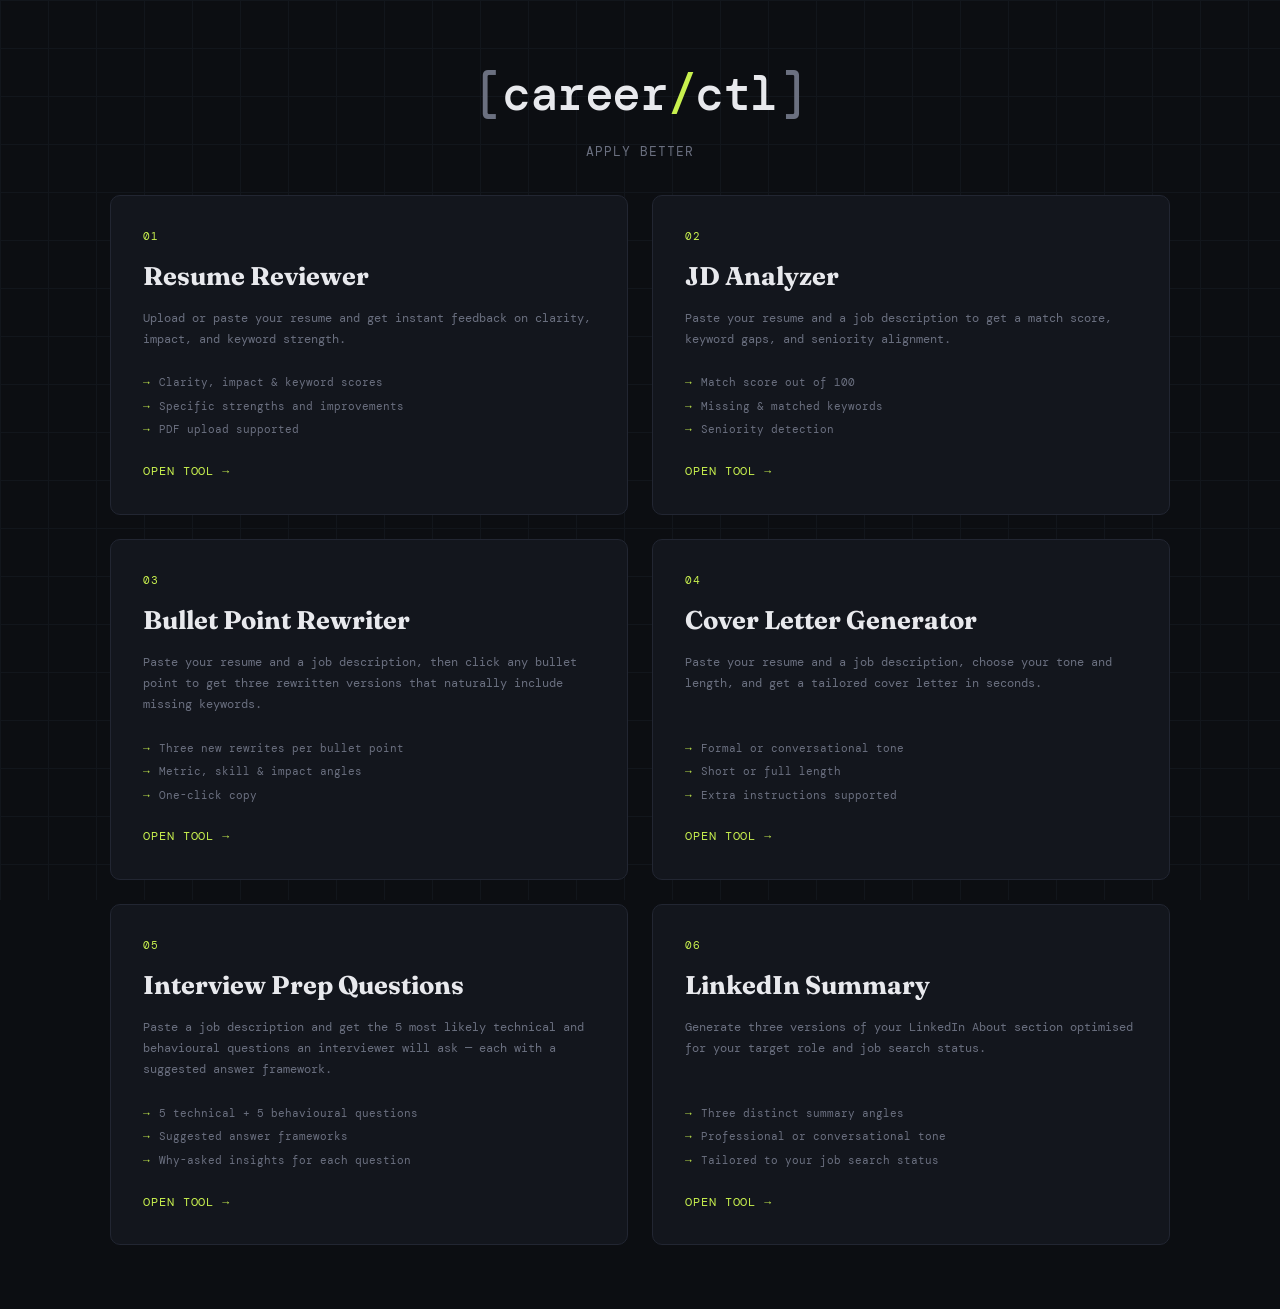
<file: static/index.html>
<!DOCTYPE html>
<html lang="en">
<head>
  <meta charset="UTF-8" />
  <meta name="viewport" content="width=device-width, initial-scale=1.0" />
  <title>careerCTL — apply better</title>
  <link rel="preconnect" href="https://fonts.googleapis.com" />
  <link href="https://fonts.googleapis.com/css2?family=DM+Mono:wght@400;500&family=Fraunces:ital,opsz,wght@0,9..144,300;0,9..144,700;1,9..144,300&display=swap" rel="stylesheet" />
  <link rel="icon" type="image/svg+xml" href="/favicon.svg" />
  <link rel="stylesheet" href="style.css" />
  <script async src="https://www.googletagmanager.com/gtag/js?id=G-03QJLKXWZE"></script>
  <script>
    window.dataLayer = window.dataLayer || [];
    function gtag(){dataLayer.push(arguments);}
    gtag('js', new Date());
    gtag('config', 'G-03QJLKXWZE');
  </script>
</head>
<body>
  <div class="bg-grid"></div>

  <header>
    <div class="logo">
    <a href="/" class="logo">
    <span class="logo-bracket">[</span>career<span class="logo-slash">/</span>ctl<span class="logo-bracket">]</span>
    </a>
    </div>
    <p class="tagline">apply better</p>
  </header>

  <main>
    <div class="tool-grid">

      <a href="reviewer.html" class="tool-card">
        <div class="tool-card-num">01</div>
        <div class="tool-card-title">Resume Reviewer</div>
        <p class="tool-card-desc">Upload or paste your resume and get instant feedback on clarity, impact, and keyword strength.</p>
        <div class="tool-card-features">
          <div class="tool-card-feature">Clarity, impact &amp; keyword scores</div>
          <div class="tool-card-feature">Specific strengths and improvements</div>
          <div class="tool-card-feature">PDF upload supported</div>
        </div>
        <span class="tool-card-cta">Open tool →</span>
      </a>

      <a href="analyzer.html" class="tool-card">
        <div class="tool-card-num">02</div>
        <div class="tool-card-title">JD Analyzer</div>
        <p class="tool-card-desc">Paste your resume and a job description to get a match score, keyword gaps, and seniority alignment.</p>
        <div class="tool-card-features">
          <div class="tool-card-feature">Match score out of 100</div>
          <div class="tool-card-feature">Missing &amp; matched keywords</div>
          <div class="tool-card-feature">Seniority detection</div>
        </div>
        <span class="tool-card-cta">Open tool →</span>
      </a>

      <a href="rewriter.html" class="tool-card">
        <div class="tool-card-num">03</div>
        <div class="tool-card-title">Bullet Point Rewriter</div>
        <p class="tool-card-desc">Paste your resume and a job description, then click any bullet point to get three rewritten versions that naturally include missing keywords.</p>
        <div class="tool-card-features">
          <div class="tool-card-feature">Three new rewrites per bullet point</div>
          <div class="tool-card-feature">Metric, skill &amp; impact angles</div>
          <div class="tool-card-feature">One-click copy</div>
        </div>
        <span class="tool-card-cta">Open tool →</span>
      </a>

      <a href="coverletter.html" class="tool-card">
        <div class="tool-card-num">04</div>
        <div class="tool-card-title">Cover Letter Generator</div>
        <p class="tool-card-desc">Paste your resume and a job description, choose your tone and length, and get a tailored cover letter in seconds.</p>
        <div class="tool-card-features">
          <div class="tool-card-feature">Formal or conversational tone</div>
          <div class="tool-card-feature">Short or full length</div>
          <div class="tool-card-feature">Extra instructions supported</div>
        </div>
        <span class="tool-card-cta">Open tool →</span>
      </a>

      <a href="interviewprep.html" class="tool-card">
        <div class="tool-card-num">05</div>
        <div class="tool-card-title">Interview Prep Questions</div>
        <p class="tool-card-desc">Paste a job description and get the 5 most likely technical and behavioural questions an interviewer will ask — each with a suggested answer framework.</p>
        <div class="tool-card-features">
          <div class="tool-card-feature">5 technical + 5 behavioural questions</div>
          <div class="tool-card-feature">Suggested answer frameworks</div>
          <div class="tool-card-feature">Why-asked insights for each question</div>
        </div>
        <span class="tool-card-cta">Open tool →</span>
      </a>

      <a href="linkedin.html" class="tool-card">
        <div class="tool-card-num">06</div>
        <div class="tool-card-title">LinkedIn Summary</div>
        <p class="tool-card-desc">Generate three versions of your LinkedIn About section optimised for your target role and job search status.</p>
        <div class="tool-card-features">
          <div class="tool-card-feature">Three distinct summary angles</div>
          <div class="tool-card-feature">Professional or conversational tone</div>
          <div class="tool-card-feature">Tailored to your job search status</div>
        </div>
        <span class="tool-card-cta">Open tool →</span>
      </a>

    </div>
  </main>
</body>
</html>
</file>
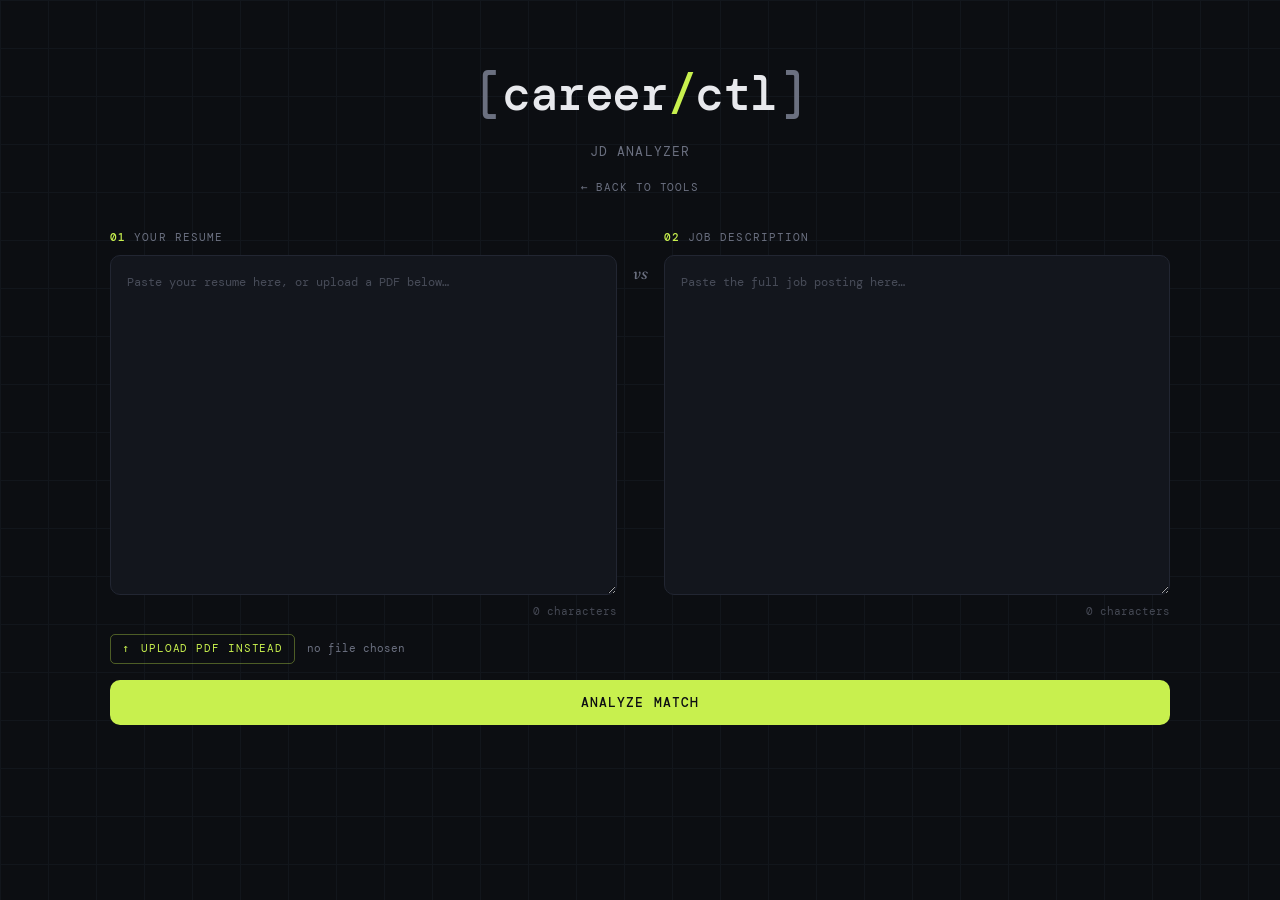
<file: static/analyzer.html>
<!DOCTYPE html>
<html lang="en">
<head>
  <meta charset="UTF-8" />
  <meta name="viewport" content="width=device-width, initial-scale=1.0" />
  <title>JD Analyzer — careerCTL</title>
  <link rel="preconnect" href="https://fonts.googleapis.com" />
  <link href="https://fonts.googleapis.com/css2?family=DM+Mono:wght@400;500&family=Fraunces:ital,opsz,wght@0,9..144,300;0,9..144,700;1,9..144,300&display=swap" rel="stylesheet" />
  <link rel="icon" type="image/svg+xml" href="/favicon.svg" />
  <link rel="stylesheet" href="style.css" />
  <script async src="https://www.googletagmanager.com/gtag/js?id=G-03QJLKXWZE"></script>
  <script>
    window.dataLayer = window.dataLayer || [];
    function gtag(){dataLayer.push(arguments);}
    gtag('js', new Date());
    gtag('config', 'G-03QJLKXWZE');
  </script>
</head>
<body>
  <div class="bg-grid"></div>
  <header>
    <a href="/" class="logo">
  <span class="logo-bracket">[</span>career<span class="logo-slash">/</span>ctl<span class="logo-bracket">]</span>
</a>
    <p class="tagline">jd analyzer</p>
    <a href="/" class="back-link">← back to tools</a>
  </header>
  <main>
    <section class="input-panel">
      <div class="textarea-group">
        <label for="resume"><span class="label-num">01</span> Your Resume</label>
        <textarea id="resume" placeholder="Paste your resume here, or upload a PDF below…" spellcheck="false"></textarea>
        <span class="char-count" id="resume-count">0 characters</span>
        <div class="file-upload-row">
          <label for="resume-file" class="file-label"><span class="file-icon">↑</span> Upload PDF instead</label>
          <input type="file" id="resume-file" accept=".pdf,.txt" />
          <span class="file-name" id="file-name">no file chosen</span>
        </div>
      </div>
      <div class="divider"><span>vs</span></div>
      <div class="textarea-group">
        <label for="job-description"><span class="label-num">02</span> Job Description</label>
        <textarea id="job-description" placeholder="Paste the full job posting here…" spellcheck="false"></textarea>
        <span class="char-count" id="jd-count">0 characters</span>
      </div>
      <button id="analyze-btn" class="primary-btn full-width">
        <span class="btn-text">Analyze Match</span>
        <span class="btn-loader" style="display:none"><span class="dot"></span><span class="dot"></span><span class="dot"></span></span>
      </button>
      <p id="error-msg" class="error-msg" hidden></p>
    </section>

    <section class="results-panel" id="results" hidden>
      <div class="score-block">
        <div class="score-ring-wrap">
          <svg class="score-ring" viewBox="0 0 120 120">
            <circle class="ring-bg" cx="60" cy="60" r="52"/>
            <circle class="ring-fill" id="ring-fill" cx="60" cy="60" r="52" stroke-dasharray="326.7" stroke-dashoffset="326.7"/>
          </svg>
          <div class="score-center">
            <span class="score-num" id="score-num">—</span>
            <span class="score-label">match</span>
          </div>
        </div>
        <p class="summary-text" id="summary-text"></p>
      </div>

      <div class="card">
        <h3>Seniority Match</h3>
        <div class="seniority-row">
          <div class="seniority-pill" id="seniority-jd">
            <span class="pill-label">Role</span>
            <span class="pill-level" id="seniority-jd-val">—</span>
          </div>
          <span class="seniority-arrow">→</span>
          <div class="seniority-pill" id="seniority-resume">
            <span class="pill-label">You</span>
            <span class="pill-level" id="seniority-resume-val">—</span>
          </div>
        </div>
        <p class="seniority-verdict" id="seniority-verdict"></p>
      </div>

      <div class="card-grid">
        <div class="card card--green">
          <h3><span class="card-icon">✓</span> Keywords Found</h3>
          <div class="tag-list" id="matched-tags"></div>
        </div>
        <div class="card card--red">
          <h3><span class="card-icon">✗</span> Missing Keywords</h3>
          <div class="tag-list" id="missing-tags"></div>
        </div>
      </div>

      <div class="card">
        <h3>Skill Gaps</h3>
        <div class="gap-list" id="gap-list"></div>
      </div>

      <div class="card-grid">
        <div class="card">
          <h3>Strengths</h3>
          <ul class="bullet-list" id="strengths-list"></ul>
        </div>
        <div class="card card--accent">
          <h3>⚡ Quick Wins</h3>
          <ul class="bullet-list" id="quickwins-list"></ul>
        </div>
      </div>
    </section>
  </main>
  <script src="analyzer.js"></script>
</body>
</html>
</file>
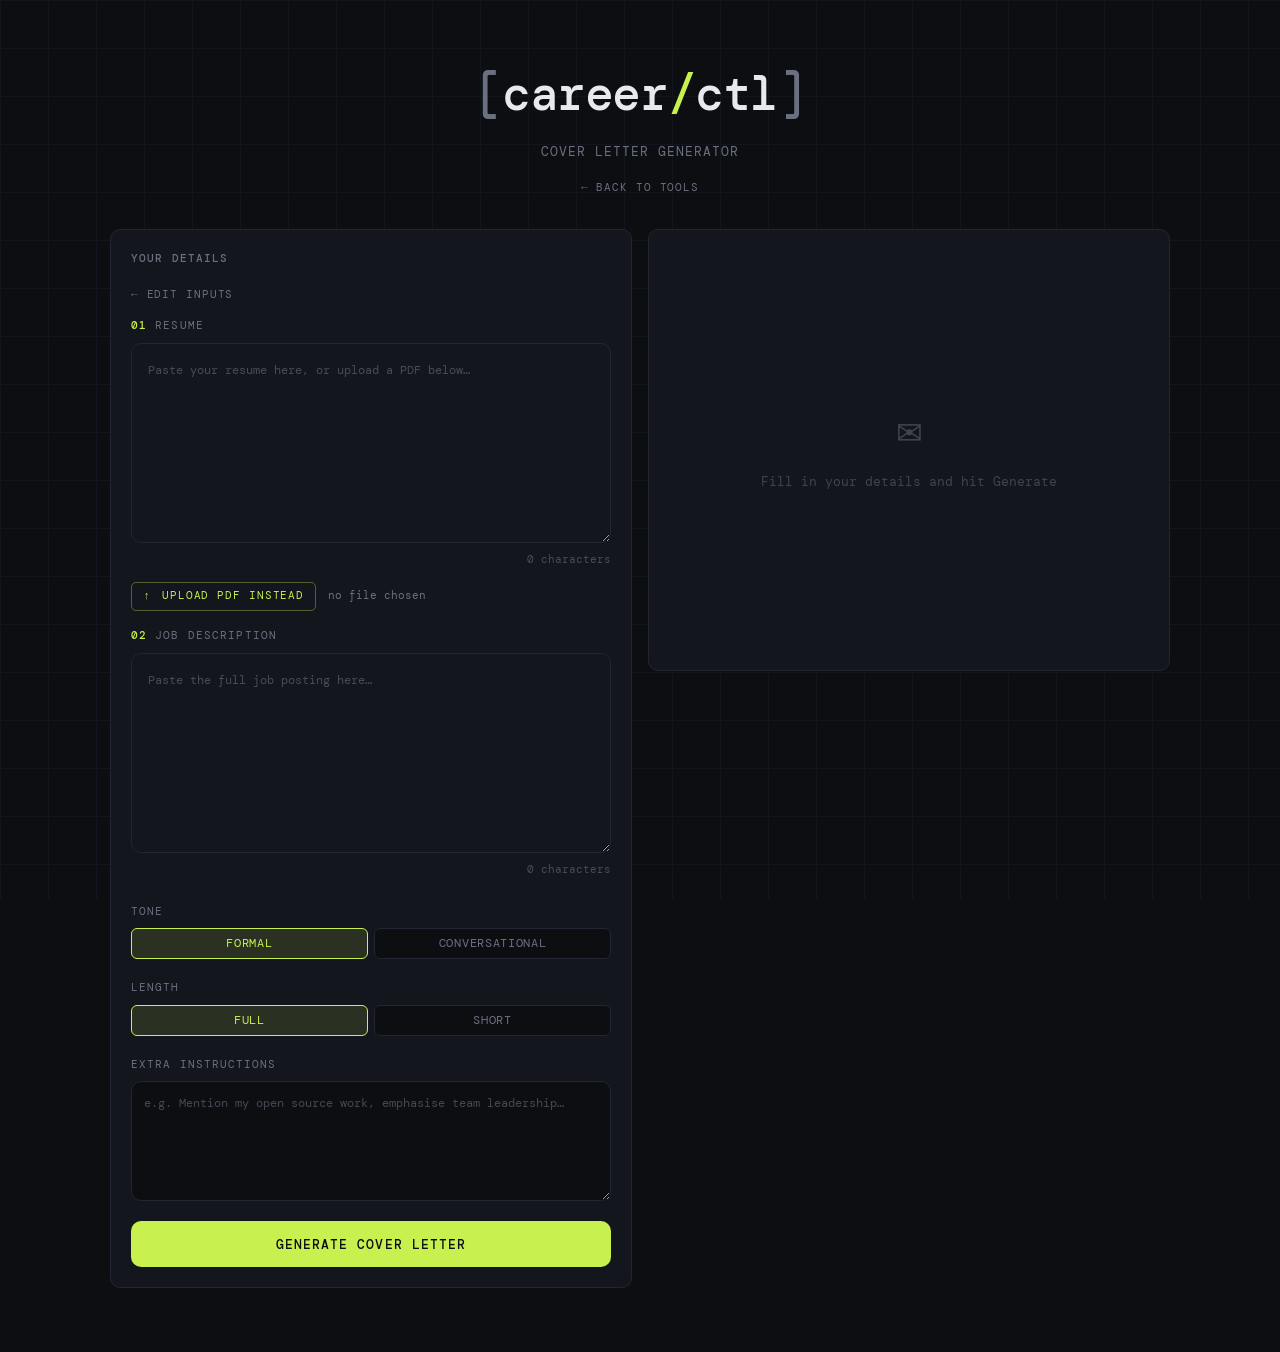
<file: static/coverletter.html>
<!DOCTYPE html>
<html lang="en">
<head>
  <meta charset="UTF-8" />
  <meta name="viewport" content="width=device-width, initial-scale=1.0" />
  <title>Cover Letter — careerCTL</title>
  <link rel="preconnect" href="https://fonts.googleapis.com" />
  <link href="https://fonts.googleapis.com/css2?family=DM+Mono:wght@400;500&family=Fraunces:ital,opsz,wght@0,9..144,300;0,9..144,700;1,9..144,300&display=swap" rel="stylesheet" />
  <link rel="icon" type="image/svg+xml" href="/favicon.svg" />
  <link rel="stylesheet" href="style.css" />
  <script async src="https://www.googletagmanager.com/gtag/js?id=G-03QJLKXWZE"></script>
  <script>
    window.dataLayer = window.dataLayer || [];
    function gtag(){dataLayer.push(arguments);}
    gtag('js', new Date());
    gtag('config', 'G-03QJLKXWZE');
  </script>
</head>
<body>
  <div class="bg-grid"></div>
  <header>
    <a href="/" class="logo">
    <span class="logo-bracket">[</span>career<span class="logo-slash">/</span>ctl<span class="logo-bracket">]</span>
    </a>
    <p class="tagline">cover letter generator</p>
    <a href="/" class="back-link">← back to tools</a>
  </header>
  <main>
    <div class="tool-layout">

      <!-- Left: inputs + options -->
      <div class="tool-left">
        <div class="card" style="height:100%">
          <h3>Your Details</h3>
          <button id="edit-inputs-btn" class="edit-inputs-link" hidden style="margin-bottom:1rem">← edit inputs</button>

          <div class="textarea-group" id="resume-group" style="margin-bottom:1rem">
            <label for="resume"><span class="label-num">01</span> Resume</label>
            <textarea id="resume" style="min-height:200px" placeholder="Paste your resume here, or upload a PDF below…" spellcheck="false"></textarea>
            <span class="char-count" id="resume-count">0 characters</span>
            <div class="file-upload-row">
              <label for="resume-file" class="file-label"><span class="file-icon">↑</span> Upload PDF instead</label>
              <input type="file" id="resume-file" accept=".pdf,.txt" />
              <span class="file-name" id="file-name">no file chosen</span>
            </div>
          </div>

          <div class="textarea-group" id="jd-group" style="margin-bottom:1.5rem">
            <label for="job-description"><span class="label-num">02</span> Job Description</label>
            <textarea id="job-description" style="min-height:200px" placeholder="Paste the full job posting here…" spellcheck="false"></textarea>
            <span class="char-count" id="jd-count">0 characters</span>
          </div>

          <div class="cl-control-group">
            <label class="cl-label">Tone</label>
            <div class="cl-toggle" id="tone-toggle">
              <button class="cl-toggle-btn active" data-value="formal">Formal</button>
              <button class="cl-toggle-btn" data-value="conversational">Conversational</button>
            </div>
          </div>

          <div class="cl-control-group">
            <label class="cl-label">Length</label>
            <div class="cl-toggle" id="length-toggle">
              <button class="cl-toggle-btn active" data-value="full">Full</button>
              <button class="cl-toggle-btn" data-value="short">Short</button>
            </div>
          </div>

          <div class="cl-control-group">
            <label class="cl-label">Extra Instructions</label>
            <textarea id="cl-instructions" class="cl-textarea" placeholder="e.g. Mention my open source work, emphasise team leadership…" spellcheck="false"></textarea>
          </div>

          <button class="primary-btn" id="generate-btn">
            <span class="btn-text">Generate Cover Letter</span>
            <span class="btn-loader" style="display:none"><span class="dot"></span><span class="dot"></span><span class="dot"></span></span>
          </button>
          <p class="error-msg" id="error-msg" hidden></p>
        </div>
      </div>

      <!-- Right: output -->
      <div class="tool-right">
        <div class="card" style="height:100%">
          <div class="empty-state" id="empty-state">
            <span>✉</span>
            <p>Fill in your details and hit Generate</p>
          </div>
          <div id="cl-results" hidden>
            <div class="cl-actions">
              <h3>Cover Letter</h3>
              <button class="copy-btn" id="copy-btn">Copy</button>
            </div>
            <div class="cl-output" id="cl-output"></div>
          </div>
        </div>
      </div>

    </div>
  </main>
  <script src="coverletter.js"></script>
</body>
</html>
</file>
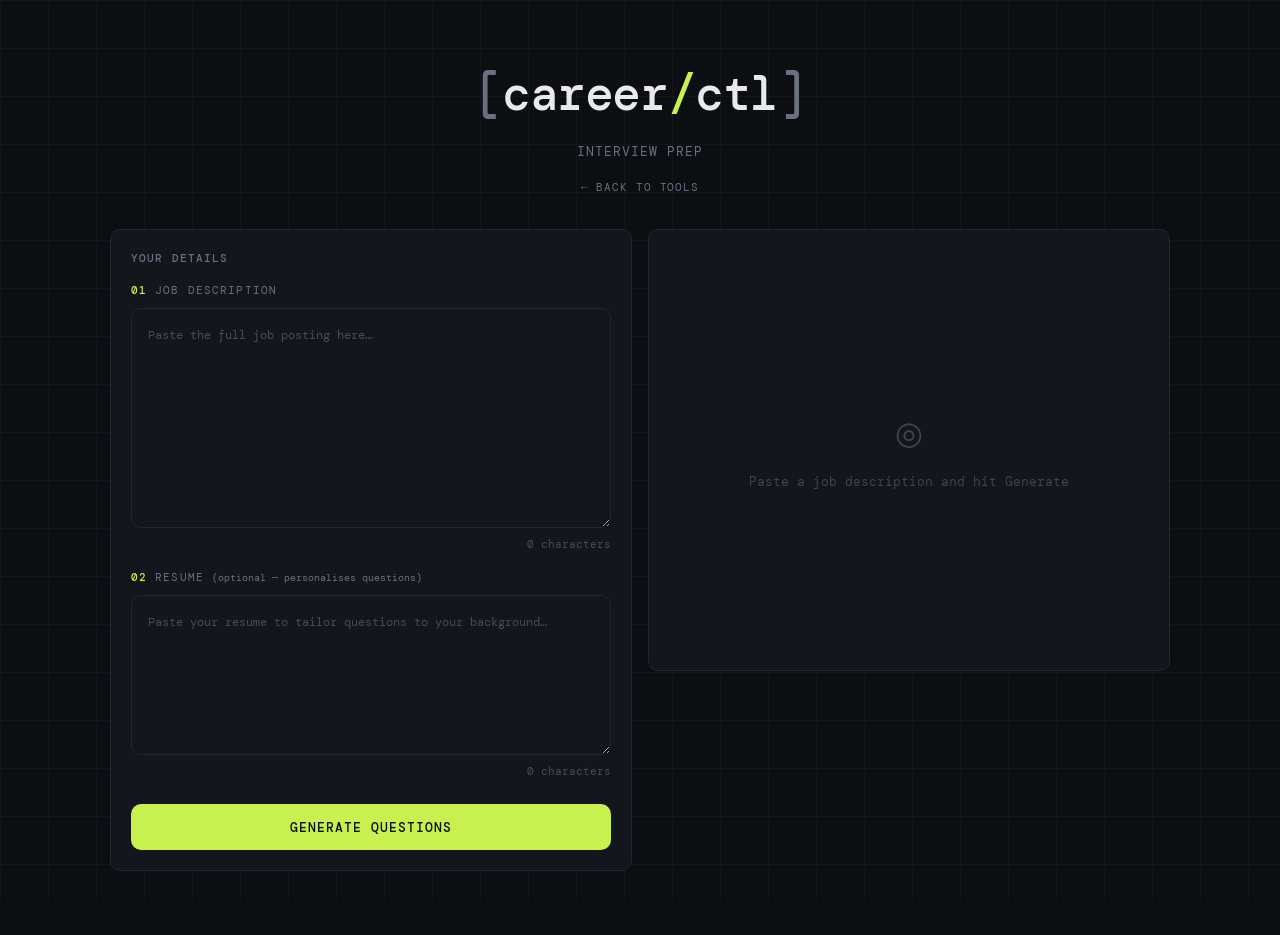
<file: static/interviewprep.html>
<!DOCTYPE html>
<html lang="en">
<head>
  <meta charset="UTF-8" />
  <meta name="viewport" content="width=device-width, initial-scale=1.0" />
  <title>Interview Prep — careerCTL</title>
  <link rel="preconnect" href="https://fonts.googleapis.com" />
  <link href="https://fonts.googleapis.com/css2?family=DM+Mono:wght@400;500&family=Fraunces:ital,opsz,wght@0,9..144,300;0,9..144,700;1,9..144,300&display=swap" rel="stylesheet" />
  <link rel="icon" type="image/svg+xml" href="/favicon.svg" />
  <link rel="stylesheet" href="style.css" />
  <script async src="https://www.googletagmanager.com/gtag/js?id=G-03QJLKXWZE"></script>
  <script>
    window.dataLayer = window.dataLayer || [];
    function gtag(){dataLayer.push(arguments);}
    gtag('js', new Date());
    gtag('config', 'G-03QJLKXWZE');
  </script>
</head>
<body>
  <div class="bg-grid"></div>
  <header>
    <a href="/" class="logo">
      <span class="logo-bracket">[</span>career<span class="logo-slash">/</span>ctl<span class="logo-bracket">]</span>
    </a>
    <p class="tagline">interview prep</p>
    <a href="/" class="back-link">← back to tools</a>
  </header>
  <main>
    <div class="tool-layout">

      <!-- Left: inputs -->
      <div class="tool-left">
        <div class="card" style="height:100%">
          <h3>Your Details</h3>

          <div class="textarea-group" style="margin-bottom:1rem">
            <label for="job-description"><span class="label-num">01</span> Job Description</label>
            <textarea id="job-description" style="min-height:220px" placeholder="Paste the full job posting here…" spellcheck="false"></textarea>
            <span class="char-count" id="jd-count">0 characters</span>
          </div>

          <div class="textarea-group" style="margin-bottom:1.5rem">
            <label for="resume"><span class="label-num">02</span> Resume <span style="color:var(--muted);font-size:0.65rem;text-transform:none;letter-spacing:0">(optional — personalises questions)</span></label>
            <textarea id="resume" style="min-height:160px" placeholder="Paste your resume to tailor questions to your background…" spellcheck="false"></textarea>
            <span class="char-count" id="resume-count">0 characters</span>
          </div>

          <button class="primary-btn" id="prep-btn">
            <span class="btn-text">Generate Questions</span>
            <span class="btn-loader" style="display:none"><span class="dot"></span><span class="dot"></span><span class="dot"></span></span>
          </button>
          <p class="error-msg" id="error-msg" hidden></p>
        </div>
      </div>

      <!-- Right: output -->
      <div class="tool-right">
        <div class="card" style="height:100%;overflow-y:auto">
          <div class="empty-state" id="empty-state">
            <span>◎</span>
            <p>Paste a job description and hit Generate</p>
          </div>
          <div id="ip-results" hidden>
            <div class="ip-section">
              <div class="ip-section-header">
                <span class="ip-section-badge ip-badge--tech">Technical</span>
                <span class="ip-section-count">5 questions</span>
              </div>
              <div class="ip-question-list" id="technical-list"></div>
            </div>
            <div class="ip-section" style="margin-top:1.75rem">
              <div class="ip-section-header">
                <span class="ip-section-badge ip-badge--behav">Behavioural</span>
                <span class="ip-section-count">5 questions</span>
              </div>
              <div class="ip-question-list" id="behavioral-list"></div>
            </div>
          </div>
        </div>
      </div>

    </div>
  </main>
  <script src="interviewprep.js"></script>
</body>
</html>
</file>
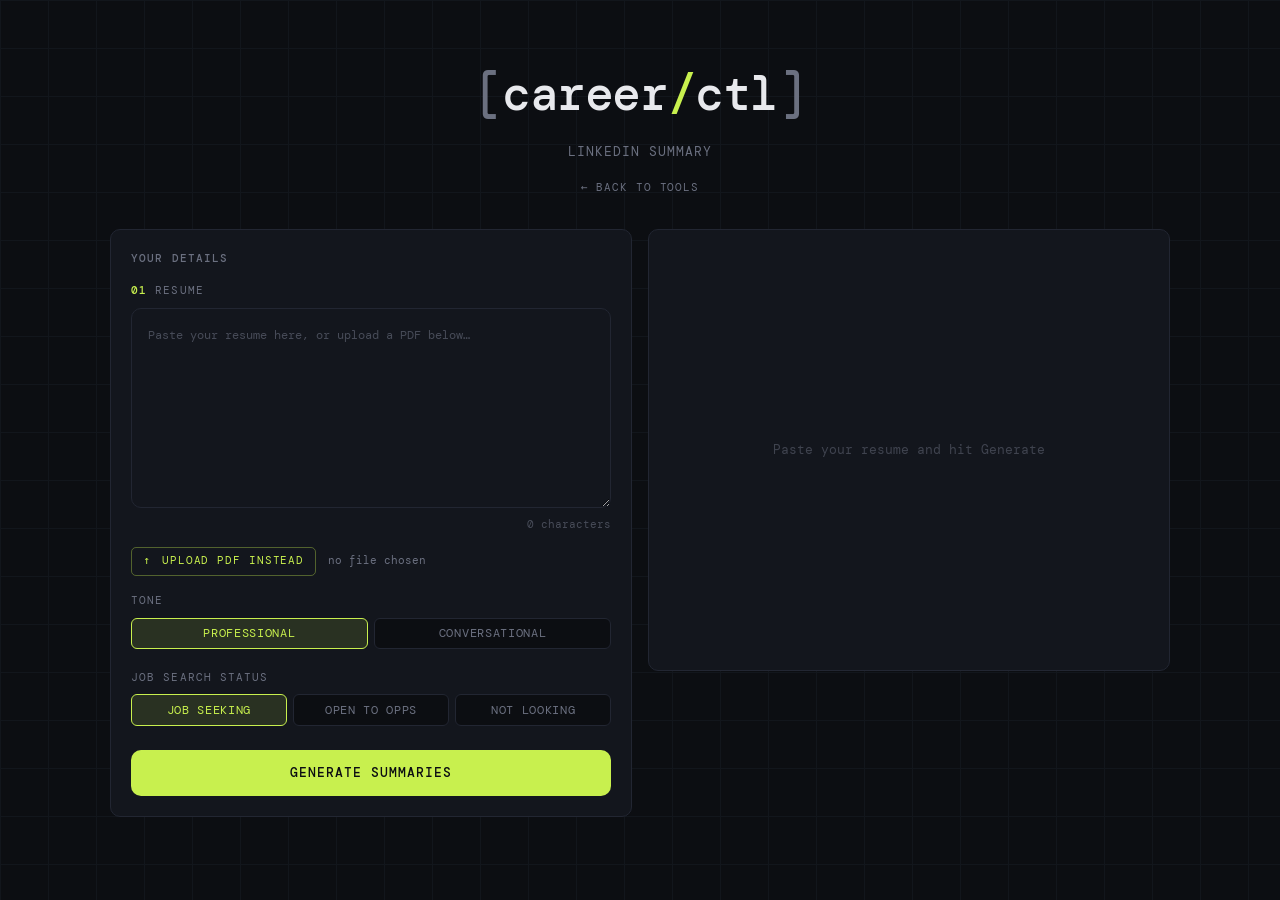
<file: static/linkedin.html>
<!DOCTYPE html>
<html lang="en">
<head>
  <meta charset="UTF-8" />
  <meta name="viewport" content="width=device-width, initial-scale=1.0" />
  <title>LinkedIn Summary — careerCTL</title>
  <link rel="preconnect" href="https://fonts.googleapis.com" />
  <link href="https://fonts.googleapis.com/css2?family=DM+Mono:wght@400;500&family=Fraunces:ital,opsz,wght@0,9..144,300;0,9..144,700;1,9..144,300&display=swap" rel="stylesheet" />
  <link rel="icon" type="image/svg+xml" href="/favicon.svg" />
  <link rel="stylesheet" href="style.css" />
  <script async src="https://www.googletagmanager.com/gtag/js?id=G-03QJLKXWZE"></script>
  <script>
    window.dataLayer = window.dataLayer || [];
    function gtag(){dataLayer.push(arguments);}
    gtag('js', new Date());
    gtag('config', 'G-03QJLKXWZE');
  </script>
</head>
<body>
  <div class="bg-grid"></div>
  <header>
    <a href="/" class="logo">
      <span class="logo-bracket">[</span>career<span class="logo-slash">/</span>ctl<span class="logo-bracket">]</span>
    </a>
    <p class="tagline">linkedin summary</p>
    <a href="/" class="back-link">← back to tools</a>
  </header>
  <main>
    <div class="tool-layout">

      <!-- Left: inputs + options -->
      <div class="tool-left">
        <div class="card" style="height:100%">
          <h3>Your Details</h3>

          <div class="textarea-group" style="margin-bottom:1rem">
            <label for="resume"><span class="label-num">01</span> Resume</label>
            <textarea id="resume" style="min-height:200px" placeholder="Paste your resume here, or upload a PDF below…" spellcheck="false"></textarea>
            <span class="char-count" id="resume-count">0 characters</span>
            <div class="file-upload-row">
              <label for="resume-file" class="file-label"><span class="file-icon">↑</span> Upload PDF instead</label>
              <input type="file" id="resume-file" accept=".pdf,.txt" />
              <span class="file-name" id="file-name">no file chosen</span>
            </div>
          </div>

          <div class="cl-control-group">
            <label class="cl-label">Tone</label>
            <div class="cl-toggle" id="tone-toggle">
              <button class="cl-toggle-btn active" data-value="professional">Professional</button>
              <button class="cl-toggle-btn" data-value="conversational">Conversational</button>
            </div>
          </div>

          <div class="cl-control-group">
            <label class="cl-label">Job Search Status</label>
            <div class="cl-toggle" id="focus-toggle">
              <button class="cl-toggle-btn active" data-value="job seeking">Job Seeking</button>
              <button class="cl-toggle-btn" data-value="open to opportunities">Open to Opps</button>
              <button class="cl-toggle-btn" data-value="not looking but open">Not Looking</button>
            </div>
          </div>

          <button class="primary-btn" id="generate-btn" style="margin-top:1.5rem">
            <span class="btn-text">Generate Summaries</span>
            <span class="btn-loader" style="display:none"><span class="dot"></span><span class="dot"></span><span class="dot"></span></span>
          </button>
          <p class="error-msg" id="error-msg" hidden></p>
        </div>
      </div>

      <!-- Right: output -->
      <div class="tool-right">
        <div class="card" style="height:100%">
          <div class="empty-state" id="empty-state" style="display:flex">
            <p>Paste your resume and hit Generate</p>
          </div>
          <div id="li-results" style="display:none">
            <h3 style="margin-bottom:1rem">LinkedIn Summaries</h3>
            <div class="rewrite-list" id="summary-list"></div>
          </div>
        </div>
      </div>

    </div>
  </main>
  <script src="linkedin.js"></script>
</body>
</html>
</file>
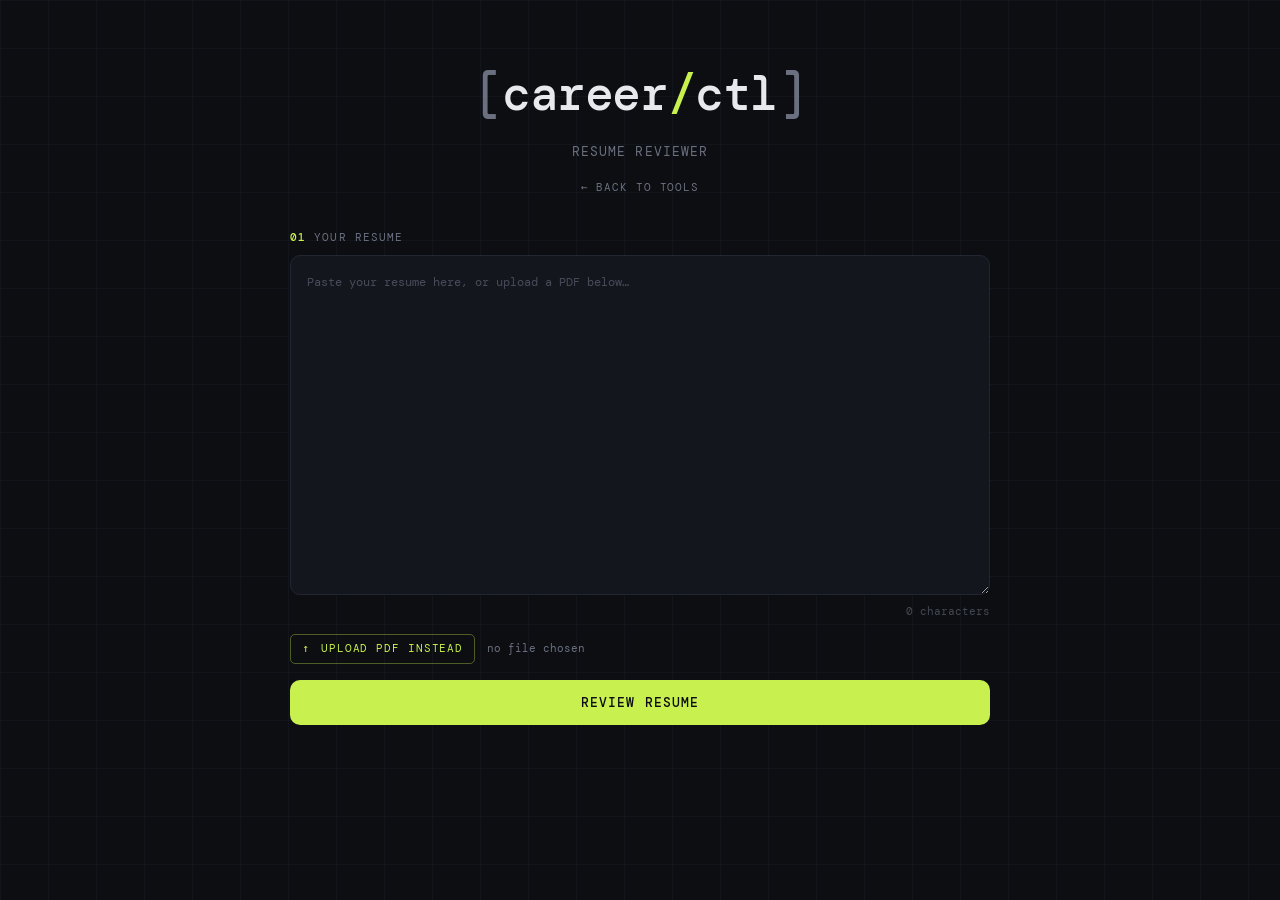
<file: static/reviewer.html>
<!DOCTYPE html>
<html lang="en">
<head>
  <meta charset="UTF-8" />
  <meta name="viewport" content="width=device-width, initial-scale=1.0" />
  <title>Resume Reviewer — careerCTL</title>
  <link rel="preconnect" href="https://fonts.googleapis.com" />
  <link href="https://fonts.googleapis.com/css2?family=DM+Mono:wght@400;500&family=Fraunces:ital,opsz,wght@0,9..144,300;0,9..144,700;1,9..144,300&display=swap" rel="stylesheet" />
  <link rel="icon" type="image/svg+xml" href="/favicon.svg" />
  <link rel="stylesheet" href="style.css" />
  <script async src="https://www.googletagmanager.com/gtag/js?id=G-03QJLKXWZE"></script>
  <script>
    window.dataLayer = window.dataLayer || [];
    function gtag(){dataLayer.push(arguments);}
    gtag('js', new Date());
    gtag('config', 'G-03QJLKXWZE');
  </script>
</head>
<body>
  <div class="bg-grid"></div>
  <header>
    <a href="/" class="logo">
    <span class="logo-bracket">[</span>career<span class="logo-slash">/</span>ctl<span class="logo-bracket">]</span>
    </a>
    <p class="tagline">resume reviewer</p>
    <a href="/" class="back-link">← back to tools</a>
  </header>
  <main>
    <section class="input-panel input-panel--single">
      <div class="textarea-group">
        <label for="resume"><span class="label-num">01</span> Your Resume</label>
        <textarea id="resume" placeholder="Paste your resume here, or upload a PDF below…" spellcheck="false"></textarea>
        <span class="char-count" id="resume-count">0 characters</span>
        <div class="file-upload-row">
          <label for="resume-file" class="file-label"><span class="file-icon">↑</span> Upload PDF instead</label>
          <input type="file" id="resume-file" accept=".pdf,.txt" />
          <span class="file-name" id="file-name">no file chosen</span>
        </div>
      </div>
      <button id="review-btn" class="primary-btn">
        <span class="btn-text">Review Resume</span>
        <span class="btn-loader" style="display:none"><span class="dot"></span><span class="dot"></span><span class="dot"></span></span>
      </button>
      <p id="error-msg" class="error-msg" hidden></p>
    </section>

    <section class="results-panel" id="results" hidden>
      <div class="card" style="text-align:center">
        <p id="verdict-text" style="font-size:0.88rem; color:var(--text); line-height:1.7;"></p>
      </div>
      <div class="card">
        <h3>Scores</h3>
        <div class="score-bars">
          <div class="score-bar-item">
            <div class="score-bar-label"><span>Clarity</span><span id="clarity-val">—</span></div>
            <div class="score-bar-track"><div class="score-bar-fill" id="clarity-bar"></div></div>
          </div>
          <div class="score-bar-item">
            <div class="score-bar-label"><span>Impact</span><span id="impact-val">—</span></div>
            <div class="score-bar-track"><div class="score-bar-fill" id="impact-bar"></div></div>
          </div>
          <div class="score-bar-item">
            <div class="score-bar-label"><span>Keywords</span><span id="keywords-val">—</span></div>
            <div class="score-bar-track"><div class="score-bar-fill" id="keywords-bar"></div></div>
          </div>
        </div>
      </div>
      <div class="card-grid">
        <div class="card card--green">
          <h3><span class="card-icon">✓</span> Strengths</h3>
          <ul class="bullet-list" id="strengths-list"></ul>
        </div>
        <div class="card card--red">
          <h3><span class="card-icon">↑</span> Improvements</h3>
          <div class="gap-list" id="improvements-list"></div>
        </div>
      </div>
    </section>
  </main>
  <script src="reviewer.js"></script>
</body>
</html>
</file>
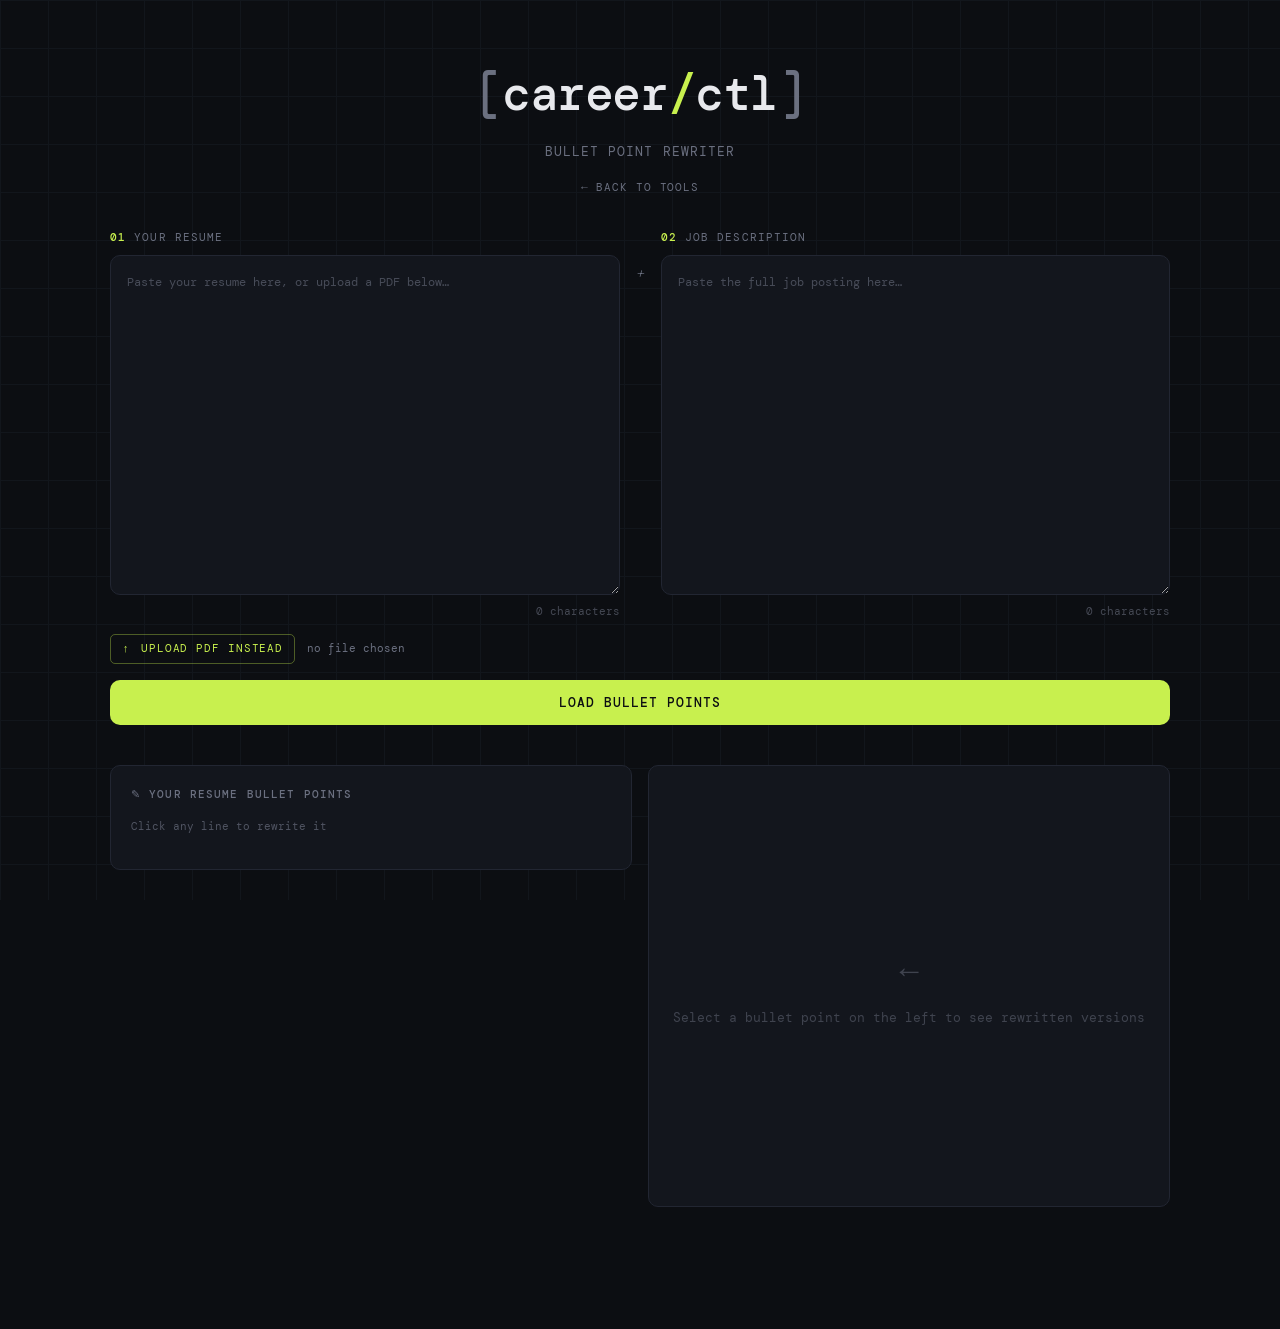
<file: static/rewriter.html>
<!DOCTYPE html>
<html lang="en">
<head>
  <meta charset="UTF-8" />
  <meta name="viewport" content="width=device-width, initial-scale=1.0" />
  <title>Bullet Point Rewriter — careerCTL</title>
  <link rel="preconnect" href="https://fonts.googleapis.com" />
  <link href="https://fonts.googleapis.com/css2?family=DM+Mono:wght@400;500&family=Fraunces:ital,opsz,wght@0,9..144,300;0,9..144,700;1,9..144,300&display=swap" rel="stylesheet" />
  <link rel="icon" type="image/svg+xml" href="/favicon.svg" />
  <link rel="stylesheet" href="style.css" />
  <script async src="https://www.googletagmanager.com/gtag/js?id=G-03QJLKXWZE"></script>
  <script>
    window.dataLayer = window.dataLayer || [];
    function gtag(){dataLayer.push(arguments);}
    gtag('js', new Date());
    gtag('config', 'G-03QJLKXWZE');
  </script>
</head>
<body>
  <div class="bg-grid"></div>
  <header>
    <a href="/" class="logo">
    <span class="logo-bracket">[</span>career<span class="logo-slash">/</span>ctl<span class="logo-bracket">]</span>
    </a>
    <p class="tagline">bullet point rewriter</p>
    <a href="/" class="back-link">← back to tools</a>
  </header>
  <main>
    <!-- Input -->
    <section class="input-panel" id="input-section">
      <div class="textarea-group">
        <label for="resume"><span class="label-num">01</span> Your Resume</label>
        <textarea id="resume" placeholder="Paste your resume here, or upload a PDF below…" spellcheck="false"></textarea>
        <span class="char-count" id="resume-count">0 characters</span>
        <div class="file-upload-row">
          <label for="resume-file" class="file-label"><span class="file-icon">↑</span> Upload PDF instead</label>
          <input type="file" id="resume-file" accept=".pdf,.txt" />
          <span class="file-name" id="file-name">no file chosen</span>
        </div>
      </div>
      <div class="divider"><span>+</span></div>
      <div class="textarea-group">
        <label for="job-description"><span class="label-num">02</span> Job Description</label>
        <textarea id="job-description" placeholder="Paste the full job posting here…" spellcheck="false"></textarea>
        <span class="char-count" id="jd-count">0 characters</span>
      </div>
      <button id="load-btn" class="primary-btn full-width">
        <span class="btn-text">Load Bullet Points</span>
        <span class="btn-loader" style="display:none"><span class="dot"></span><span class="dot"></span><span class="dot"></span></span>
      </button>
      <p id="error-msg" class="error-msg" hidden></p>
    </section>

    <!-- Edit inputs bar -->
    <div id="edit-bar" hidden>
      <button id="edit-inputs-btn" class="edit-inputs-link">← edit inputs</button>
    </div>

    <!-- Rewriter two-column layout -->
    <div class="tool-layout" id="rewriter-section" hidden>
      <div class="tool-left">
        <div class="card" style="height:100%">
          <h3>✎ Your Resume Bullet Points</h3>
          <p class="tool-hint">Click any line to rewrite it</p>
          <div class="resume-bullets" id="resume-bullets"></div>
        </div>
      </div>
      <div class="tool-right">
        <div class="card" style="height:100%">
          <div class="empty-state" id="empty-state">
            <span>←</span>
            <p>Select a bullet point on the left to see rewritten versions</p>
          </div>
          <div id="rewrite-results" hidden>
            <h3>Original</h3>
            <p class="original-bullet" id="original-bullet"></p>
            <h3>Rewritten Versions</h3>
            <div class="rewrite-loading" id="rewrite-loading" style="display:none">
              <span class="dot"></span><span class="dot"></span><span class="dot"></span>
            </div>
            <div class="rewrite-list" id="rewrite-list"></div>
          </div>
        </div>
      </div>
    </div>
  </main>
  <script src="rewriter.js"></script>
</body>
</html>
</file>
<file: static/style.css>
/* ── Tokens ─────────────────────────────────────────────── */
:root {
  --bg:        #0c0e12;
  --surface:   #13161d;
  --border:    #222632;
  --text:      #e8e9ed;
  --muted:     #6b7080;
  --accent:    #c8f04e;
  --red:       #ff5c5c;
  --green:     #4effa0;
  --font-mono: 'DM Mono', monospace;
  --font-serif:'Fraunces', Georgia, serif;
  --radius:    10px;
  --transition: 0.22s ease;
}

/* ── Reset ──────────────────────────────────────────────── */
*, *::before, *::after { box-sizing: border-box; margin: 0; padding: 0; }
html { scroll-behavior: smooth; }
body {
  background: var(--bg);
  color: var(--text);
  font-family: var(--font-mono);
  font-size: 14px;
  line-height: 1.6;
  min-height: 100vh;
  overflow-x: hidden;
}

/* ── Background grid ────────────────────────────────────── */
.bg-grid {
  position: fixed; inset: 0; z-index: 0; pointer-events: none;
  background-image:
    linear-gradient(var(--border) 1px, transparent 1px),
    linear-gradient(90deg, var(--border) 1px, transparent 1px);
  background-size: 48px 48px;
  opacity: 0.35;
}

/* ── Header ─────────────────────────────────────────────── */
header {
  position: relative; z-index: 1;
  text-align: center;
  padding: 3.5rem 1rem 2rem;
}
.logo {
  font-family: var(--font-mono);
  font-size: clamp(1.8rem, 5vw, 3rem);
  font-weight: 500;
  letter-spacing: -0.03em;
  color: var(--text);
}
.logo-bracket { color: var(--muted); }
.logo-slash   { color: var(--accent); }
.tagline {
  margin-top: 0.6rem;
  color: var(--muted);
  font-size: 0.8rem;
  letter-spacing: 0.08em;
  text-transform: uppercase;
}
.back-link {
  display: inline-flex; align-items: center; gap: 0.4rem;
  font-size: 0.7rem; letter-spacing: 0.08em; text-transform: uppercase;
  color: var(--muted); text-decoration: none;
  margin-top: 1rem;
  transition: color var(--transition);
}
.back-link:hover { color: var(--accent); }
.edit-inputs-link {
  background: none; border: none; cursor: pointer; padding: 0;
  font-family: var(--font-mono); font-size: 0.7rem; letter-spacing: 0.08em; text-transform: uppercase;
  color: var(--muted); display: inline-flex; align-items: center; gap: 0.3rem;
  transition: color var(--transition);
}
.edit-inputs-link:hover { color: var(--accent); }

a.logo { text-decoration: none; transition: opacity var(--transition); }
a.logo:hover { opacity: 0.75; }

/* ── Main layout ────────────────────────────────────────── */
main {
  position: relative; z-index: 1;
  max-width: 1100px;
  margin: 0 auto;
  padding: 0 1.25rem 4rem;
  display: flex;
  flex-direction: column;
  gap: 2.5rem;
}

/* ── Landing tool grid ──────────────────────────────────── */
.tool-grid {
  display: grid;
  grid-template-columns: 1fr 1fr;
  gap: 1.5rem;
}
.tool-card {
  background: var(--surface);
  border: 1px solid var(--border);
  border-radius: var(--radius);
  padding: 2rem;
  text-decoration: none;
  color: var(--text);
  transition: border-color var(--transition), transform var(--transition), box-shadow var(--transition), background var(--transition);
  display: flex;
  flex-direction: column;
  gap: 1rem;
  animation: cardFadeUp 0.45s ease both;
}
.tool-card:nth-child(1) { animation-delay: 0.05s; }
.tool-card:nth-child(2) { animation-delay: 0.12s; }
.tool-card:nth-child(3) { animation-delay: 0.19s; }
.tool-card:nth-child(4) { animation-delay: 0.26s; }
.tool-card:nth-child(5) { animation-delay: 0.33s; }
.tool-card:nth-child(6) { animation-delay: 0.40s; }
@keyframes cardFadeUp {
  from { opacity: 0; transform: translateY(20px); }
  to   { opacity: 1; transform: translateY(0); }
}
.tool-card:hover {
  border-color: var(--accent);
  transform: translateY(-5px);
  box-shadow: 0 16px 48px rgba(200,240,78,0.08), 0 4px 16px rgba(0,0,0,0.3);
  background: #161921;
}
.tool-card-num { font-size: 0.68rem; color: var(--accent); letter-spacing: 0.1em; text-transform: uppercase; }
.tool-card-title { font-family: var(--font-serif); font-size: 1.6rem; font-weight: 700; line-height: 1.2; }
.tool-card-desc { font-size: 0.78rem; color: var(--muted); line-height: 1.7; }
.tool-card-features { display: flex; flex-direction: column; gap: 0.35rem; margin-top: auto; padding-top: 0.5rem; }
.tool-card-feature {
  font-size: 0.7rem; color: var(--muted);
  padding-left: 1rem; position: relative;
}
.tool-card-feature::before { content: '→'; position: absolute; left: 0; color: var(--accent); }
.tool-card-cta {
  display: inline-flex; align-items: center; gap: 0.4rem;
  font-size: 0.72rem; letter-spacing: 0.08em; text-transform: uppercase;
  color: var(--accent); margin-top: 0.5rem;
  transition: transform var(--transition);
}
.tool-card:hover .tool-card-cta { transform: translateX(5px); }
.tool-card--wide { grid-column: 1 / -1; }

/* ── Input panel ────────────────────────────────────────── */
.input-panel {
  display: grid;
  grid-template-columns: 1fr auto 1fr;
  gap: 1rem;
  align-items: start;
}
.input-panel--single { grid-template-columns: 1fr; max-width: 700px; margin: 0 auto; width: 100%; }
.textarea-group { display: flex; flex-direction: column; gap: 0.5rem; }

label {
  font-size: 0.7rem;
  letter-spacing: 0.1em;
  text-transform: uppercase;
  color: var(--muted);
  display: flex; align-items: center; gap: 0.5rem;
}
.label-num { color: var(--accent); font-weight: 500; }

textarea {
  background: var(--surface);
  border: 1px solid var(--border);
  border-radius: var(--radius);
  color: var(--text);
  font-family: var(--font-mono);
  font-size: 0.78rem;
  line-height: 1.65;
  padding: 1rem;
  resize: vertical;
  min-height: 340px;
  outline: none;
  transition: border-color var(--transition);
  width: 100%;
}
textarea:focus { border-color: var(--accent); }
textarea::placeholder { color: var(--muted); opacity: 0.6; }

/* ── Char count ─────────────────────────────────────────── */
.char-count { font-size: 0.68rem; color: var(--muted); text-align: right; opacity: 0.6; }

/* ── File upload ────────────────────────────────────────── */
.file-upload-row { display: flex; align-items: center; gap: 0.75rem; margin-top: 0.35rem; }
input[type="file"] { display: none; }
.file-label {
  cursor: pointer;
  font-size: 0.7rem; letter-spacing: 0.08em; text-transform: uppercase;
  color: var(--accent);
  border: 1px solid rgba(200,240,78,0.35);
  border-radius: 5px;
  padding: 0.3rem 0.7rem;
  transition: background var(--transition);
  white-space: nowrap;
}
.file-label:hover { background: rgba(200,240,78,0.08); }
.file-icon { margin-right: 0.2rem; }
.file-name { font-size: 0.7rem; color: var(--muted); overflow: hidden; text-overflow: ellipsis; white-space: nowrap; max-width: 180px; }

/* ── Divider ────────────────────────────────────────────── */
.divider {
  display: flex; flex-direction: column;
  align-items: center; justify-content: center;
  padding-top: 2rem;
  color: var(--muted);
  font-style: italic;
  font-family: var(--font-serif);
  font-size: 1rem;
}

/* ── Buttons ────────────────────────────────────────────── */
.primary-btn {
  background: var(--accent);
  border: none;
  border-radius: var(--radius);
  color: #0c0e12;
  cursor: pointer;
  font-family: var(--font-mono);
  font-size: 0.8rem;
  font-weight: 500;
  letter-spacing: 0.08em;
  padding: 0.9rem 2rem;
  text-transform: uppercase;
  transition: opacity var(--transition), transform var(--transition);
  display: flex; align-items: center; justify-content: center; gap: 0.5rem;
  width: 100%;
}
.primary-btn:hover { opacity: 0.88; transform: translateY(-1px); }
.primary-btn:active { transform: translateY(0); }
.primary-btn:disabled { opacity: 0.5; cursor: not-allowed; transform: none; }
.primary-btn.full-width { grid-column: 1 / -1; }

.copy-btn {
  background: none;
  border: 1px solid var(--border);
  border-radius: 5px;
  color: var(--muted);
  cursor: pointer;
  font-family: var(--font-mono);
  font-size: 0.68rem;
  letter-spacing: 0.06em;
  padding: 0.3rem 0.7rem;
  text-transform: uppercase;
  transition: all var(--transition);
}
.copy-btn:hover { border-color: var(--accent); color: var(--accent); }
.copy-btn.copied { border-color: var(--green); color: var(--green); }

/* ── Loader dots ────────────────────────────────────────── */
.btn-loader { display: flex; gap: 4px; align-items: center; }
.dot {
  width: 6px; height: 6px;
  background: #0c0e12;
  border-radius: 50%;
  animation: bounce 0.9s infinite ease-in-out;
}
.dot:nth-child(2) { animation-delay: 0.15s; }
.dot:nth-child(3) { animation-delay: 0.3s; }
@keyframes bounce {
  0%, 80%, 100% { transform: scale(0.7); opacity: 0.5; }
  40%            { transform: scale(1);   opacity: 1; }
}

/* ── Error ──────────────────────────────────────────────── */
.error-msg {
  text-align: center;
  color: var(--red);
  font-size: 0.78rem;
  grid-column: 1 / -1;
}

/* ── Results ────────────────────────────────────────────── */
.results-panel { display: flex; flex-direction: column; gap: 1.5rem; animation: fadeUp 0.4s ease both; }
.results-panel[hidden] { display: none !important; }
@keyframes fadeUp {
  from { opacity: 0; transform: translateY(14px); }
  to   { opacity: 1; transform: translateY(0); }
}

/* ── Cards ──────────────────────────────────────────────── */
.card-grid { display: grid; grid-template-columns: 1fr 1fr; gap: 1rem; }
.card {
  background: var(--surface);
  border: 1px solid var(--border);
  border-radius: var(--radius);
  padding: 1.25rem;
}
.card h3 {
  font-family: var(--font-mono);
  font-size: 0.7rem;
  font-weight: 500;
  letter-spacing: 0.1em;
  text-transform: uppercase;
  color: var(--muted);
  margin-bottom: 0.85rem;
  display: flex; align-items: center; gap: 0.4rem;
}
.card--green { border-color: rgba(78,255,160,0.2); }
.card--green h3 .card-icon { color: var(--green); }
.card--red   { border-color: rgba(255,92,92,0.2); }
.card--red   h3 .card-icon { color: var(--red); }
.card--accent { border-color: rgba(200,240,78,0.25); }

/* ── Tags ───────────────────────────────────────────────── */
.tag-list { display: flex; flex-wrap: wrap; gap: 0.4rem; }
.tag { font-size: 0.7rem; padding: 0.25rem 0.6rem; border-radius: 4px; font-family: var(--font-mono); }
.tag-match { background: rgba(78,255,160,0.12); color: var(--green); }
.tag-miss  { background: rgba(255,92,92,0.12);  color: var(--red); }

/* ── Bullet lists ───────────────────────────────────────── */
.bullet-list { list-style: none; display: flex; flex-direction: column; gap: 0.5rem; }
.bullet-list li { font-size: 0.78rem; color: var(--muted); line-height: 1.55; padding-left: 1rem; position: relative; }
.bullet-list li::before { content: '—'; position: absolute; left: 0; color: var(--accent); }

/* ── Score ring ─────────────────────────────────────────── */
.score-block { display: flex; flex-direction: column; align-items: center; gap: 1.25rem; text-align: center; }
.score-ring-wrap { position: relative; width: 140px; height: 140px; }
.score-ring { width: 100%; height: 100%; transform: rotate(-90deg); }
.ring-bg   { fill: none; stroke: var(--border); stroke-width: 8; }
.ring-fill { fill: none; stroke: var(--accent); stroke-width: 8; stroke-linecap: round;
             transition: stroke-dashoffset 1s cubic-bezier(0.4,0,0.2,1); }
.score-center { position: absolute; inset: 0; display: flex; flex-direction: column; align-items: center; justify-content: center; }
.score-num { font-family: var(--font-serif); font-size: 2.6rem; font-weight: 700; line-height: 1; color: var(--accent); }
.score-label { font-size: 0.65rem; color: var(--muted); text-transform: uppercase; letter-spacing: 0.1em; }
.summary-text { color: var(--muted); max-width: 560px; font-size: 0.82rem; line-height: 1.7; }

/* ── Score bars (reviewer) ──────────────────────────────── */
.score-bars { display: flex; flex-direction: column; gap: 1rem; }
.score-bar-item { display: flex; flex-direction: column; gap: 0.4rem; }
.score-bar-label { display: flex; justify-content: space-between; font-size: 0.72rem; color: var(--muted); }
.score-bar-label span:last-child { color: var(--accent); font-weight: 500; }
.score-bar-track { height: 6px; background: var(--border); border-radius: 3px; overflow: hidden; }
.score-bar-fill { height: 100%; background: var(--accent); border-radius: 3px; width: 0; transition: width 1s cubic-bezier(0.4,0,0.2,1); }

/* ── Skill gaps ─────────────────────────────────────────── */
.gap-list { display: flex; flex-direction: column; gap: 0.75rem; }
.gap-item { display: flex; gap: 0.75rem; align-items: flex-start; }
.importance {
  font-size: 0.62rem; font-weight: 500; letter-spacing: 0.06em;
  text-transform: uppercase; border-radius: 3px;
  padding: 0.2rem 0.45rem; white-space: nowrap; margin-top: 1px; flex-shrink: 0;
}
.importance--high   { background: rgba(255,92,92,0.15);  color: var(--red); }
.importance--medium { background: rgba(200,240,78,0.15); color: var(--accent); }
.importance--low    { background: rgba(107,112,128,0.2); color: var(--muted); }
.gap-text strong { color: var(--text); font-size: 0.8rem; }
.gap-text span   { color: var(--muted); font-size: 0.76rem; display: block; margin-top: 0.15rem; }

/* ── Seniority ──────────────────────────────────────────── */
.seniority-row { display: flex; align-items: center; gap: 1rem; margin-bottom: 0.85rem; }
.seniority-pill {
  background: var(--bg); border: 1px solid var(--border); border-radius: 8px;
  padding: 0.5rem 1rem; display: flex; flex-direction: column; align-items: center; gap: 0.15rem; min-width: 90px;
}
.pill-label { font-size: 0.6rem; letter-spacing: 0.1em; text-transform: uppercase; color: var(--muted); }
.pill-level { font-family: var(--font-serif); font-size: 1rem; font-weight: 700; text-transform: capitalize; }
.seniority-arrow { color: var(--muted); font-size: 1.2rem; }
.seniority-verdict { font-size: 0.78rem; color: var(--muted); line-height: 1.6; }
.pill--match { border-color: rgba(78,255,160,0.3); }
.pill--match .pill-level { color: var(--green); }
.pill--mismatch { border-color: rgba(255,92,92,0.3); }
.pill--mismatch .pill-level { color: var(--red); }

/* ── Two-column tool layout ─────────────────────────────── */
.tool-layout { display: grid; grid-template-columns: 1fr 1fr; gap: 1rem; align-items: start; }
.tool-left, .tool-right { min-height: 500px; }

/* ── Empty state ────────────────────────────────────────── */
.empty-state {
  display: flex; flex-direction: column; align-items: center; justify-content: center;
  height: 400px; gap: 0.75rem; color: var(--muted); opacity: 0.5;
  font-size: 0.8rem; text-align: center;
}
.empty-state span { font-size: 2rem; }

/* ── Clickable resume lines ─────────────────────────────── */
.resume-bullets { display: flex; flex-direction: column; gap: 0.4rem; }
.resume-line {
  font-size: 0.78rem; color: var(--muted); padding: 0.5rem 0.75rem;
  border-radius: 6px; border: 1px solid transparent;
  cursor: pointer; transition: all var(--transition); line-height: 1.5;
}
.resume-line:hover { border-color: var(--accent); color: var(--text); background: rgba(200,240,78,0.05); }
.resume-line.selected { border-color: var(--accent); background: rgba(200,240,78,0.08); color: var(--text); }
.tool-hint { font-size: 0.7rem; color: var(--muted); margin-bottom: 0.85rem; opacity: 0.7; }

/* ── Rewrite items ──────────────────────────────────────── */
.rewrite-loading { display: flex; gap: 4px; align-items: center; padding: 0.5rem 0; }
.rewrite-list { display: flex; flex-direction: column; gap: 1rem; margin-top: 1rem; }
.rewrite-item { background: var(--bg); border: 1px solid var(--border); border-radius: 8px; padding: 1rem; }
.rewrite-version { font-size: 0.82rem; color: var(--text); line-height: 1.65; margin-bottom: 0.5rem; }
.rewrite-explanation { font-size: 0.72rem; color: var(--muted); margin-bottom: 0.75rem; }
.original-bullet { font-size: 0.82rem; color: var(--text); line-height: 1.65; border-left: 2px solid var(--accent); padding-left: 0.85rem; margin-bottom: 1rem; }

/* ── Cover letter controls ──────────────────────────────── */
.cl-control-group { display: flex; flex-direction: column; gap: 0.5rem; margin-bottom: 1.25rem; }
.cl-label { font-size: 0.68rem; letter-spacing: 0.1em; text-transform: uppercase; color: var(--muted); }
.cl-toggle { display: flex; gap: 0.4rem; }
.cl-toggle-btn {
  flex: 1; background: var(--bg); border: 1px solid var(--border); border-radius: 6px;
  color: var(--muted); cursor: pointer; font-family: var(--font-mono);
  font-size: 0.72rem; letter-spacing: 0.06em; padding: 0.45rem 0;
  text-transform: uppercase; transition: all var(--transition);
}
.cl-toggle-btn:hover { border-color: var(--accent); color: var(--accent); }
.cl-toggle-btn.active { background: rgba(200,240,78,0.12); border-color: var(--accent); color: var(--accent); }
.cl-textarea {
  background: var(--bg); border: 1px solid var(--border); border-radius: var(--radius);
  color: var(--text); font-family: var(--font-mono); font-size: 0.76rem;
  line-height: 1.6; min-height: 120px; outline: none; padding: 0.75rem;
  resize: vertical; transition: border-color var(--transition); width: 100%;
}
.cl-textarea:focus { border-color: var(--accent); }
.cl-textarea::placeholder { color: var(--muted); opacity: 0.6; }
.cl-actions { display: flex; align-items: center; justify-content: space-between; margin-bottom: 1rem; }
.cl-output { font-size: 0.82rem; line-height: 1.85; color: var(--text); white-space: pre-wrap; border-left: 2px solid var(--accent); padding-left: 1rem; }

/* ── Interview Prep ─────────────────────────────────────── */
.ip-section-header {
  display: flex; align-items: center; gap: 0.6rem; margin-bottom: 0.85rem;
}
.ip-section-badge {
  font-size: 0.62rem; font-weight: 500; letter-spacing: 0.08em;
  text-transform: uppercase; border-radius: 4px; padding: 0.2rem 0.55rem;
}
.ip-badge--tech  { background: rgba(200,240,78,0.12); color: var(--accent); }
.ip-badge--behav { background: rgba(78,160,255,0.12); color: #7eb8ff; }
.ip-section-count { font-size: 0.65rem; color: var(--muted); }

.ip-question-list { display: flex; flex-direction: column; gap: 0.75rem; }
.ip-question-card {
  background: var(--bg);
  border: 1px solid var(--border);
  border-radius: 8px;
  overflow: hidden;
}
.ip-q-header {
  display: flex; align-items: flex-start; gap: 0.75rem;
  padding: 0.85rem 1rem;
}
.ip-q-num {
  font-size: 0.62rem; color: var(--accent); letter-spacing: 0.1em;
  text-transform: uppercase; flex-shrink: 0; padding-top: 0.15rem;
}
.ip-q-text {
  font-size: 0.82rem; color: var(--text); line-height: 1.55; margin: 0;
}
.ip-q-body {
  border-top: 1px solid var(--border);
  padding: 0.75rem 1rem;
  display: flex; flex-direction: column; gap: 0.5rem;
}
.ip-framework {
  display: flex; flex-direction: column; gap: 0.25rem;
}
.ip-framework-label {
  font-size: 0.62rem; letter-spacing: 0.1em; text-transform: uppercase;
  color: var(--accent); opacity: 0.7;
}
.ip-framework-text {
  font-size: 0.77rem; color: var(--muted); line-height: 1.6; margin: 0;
}
.ip-why-asked {
  font-size: 0.72rem; color: var(--muted); line-height: 1.5; margin: 0;
}
.ip-why-label {
  font-size: 0.62rem; letter-spacing: 0.08em; text-transform: uppercase;
  color: var(--muted); opacity: 0.6; margin-right: 0.35rem;
}

/* ── Responsive ─────────────────────────────────────────── */

/* Tablet + mobile (≤768px) */
@media (max-width: 768px) {
  /* Header: reduce vertical padding, scale down logo */
  header {
    padding: 2rem 1rem 1.25rem;
  }
  .logo {
    font-size: clamp(1.5rem, 6vw, 2.2rem);
  }
  .tagline {
    font-size: 0.72rem;
    margin-top: 0.4rem;
  }

  /* Main layout: tighter padding and gaps */
  main {
    padding: 0 1rem 3rem;
    gap: 1.75rem;
  }

  /* Landing: stack tool cards to single column */
  .tool-grid {
    grid-template-columns: 1fr;
  }
  .tool-card {
    padding: 1.5rem;
  }

  /* Input panel (analyzer, rewriter): stack textareas vertically */
  .input-panel {
    grid-template-columns: 1fr;
  }
  /* Divider becomes a horizontal bar between stacked textareas */
  .divider {
    flex-direction: row;
    padding: 0.25rem 0;
  }

  /* Textareas: smaller min-height so they don't eat the whole screen */
  textarea {
    min-height: 180px !important;
  }

  /* Two-column tool layout (rewriter, cover letter): stack vertically */
  .tool-layout {
    grid-template-columns: 1fr;
  }
  .tool-left,
  .tool-right {
    min-height: auto;
  }

  /* Reviewer / analyzer results card grid: single column */
  .card-grid {
    grid-template-columns: 1fr;
  }

  /* Empty state: less tall when stacked */
  .empty-state {
    height: 220px;
  }

  /* Buttons: full width */
  .primary-btn {
    width: 100%;
  }
}

/* Small phones (≤480px): further tighten spacing */
@media (max-width: 480px) {
  header {
    padding: 1.5rem 0.75rem 1rem;
  }
  main {
    padding: 0 0.75rem 2.5rem;
    gap: 1.25rem;
  }
  .tool-card {
    padding: 1.25rem;
  }
  .tool-card-title {
    font-size: 1.3rem;
  }
  .card {
    padding: 1rem;
  }
}
</file>
